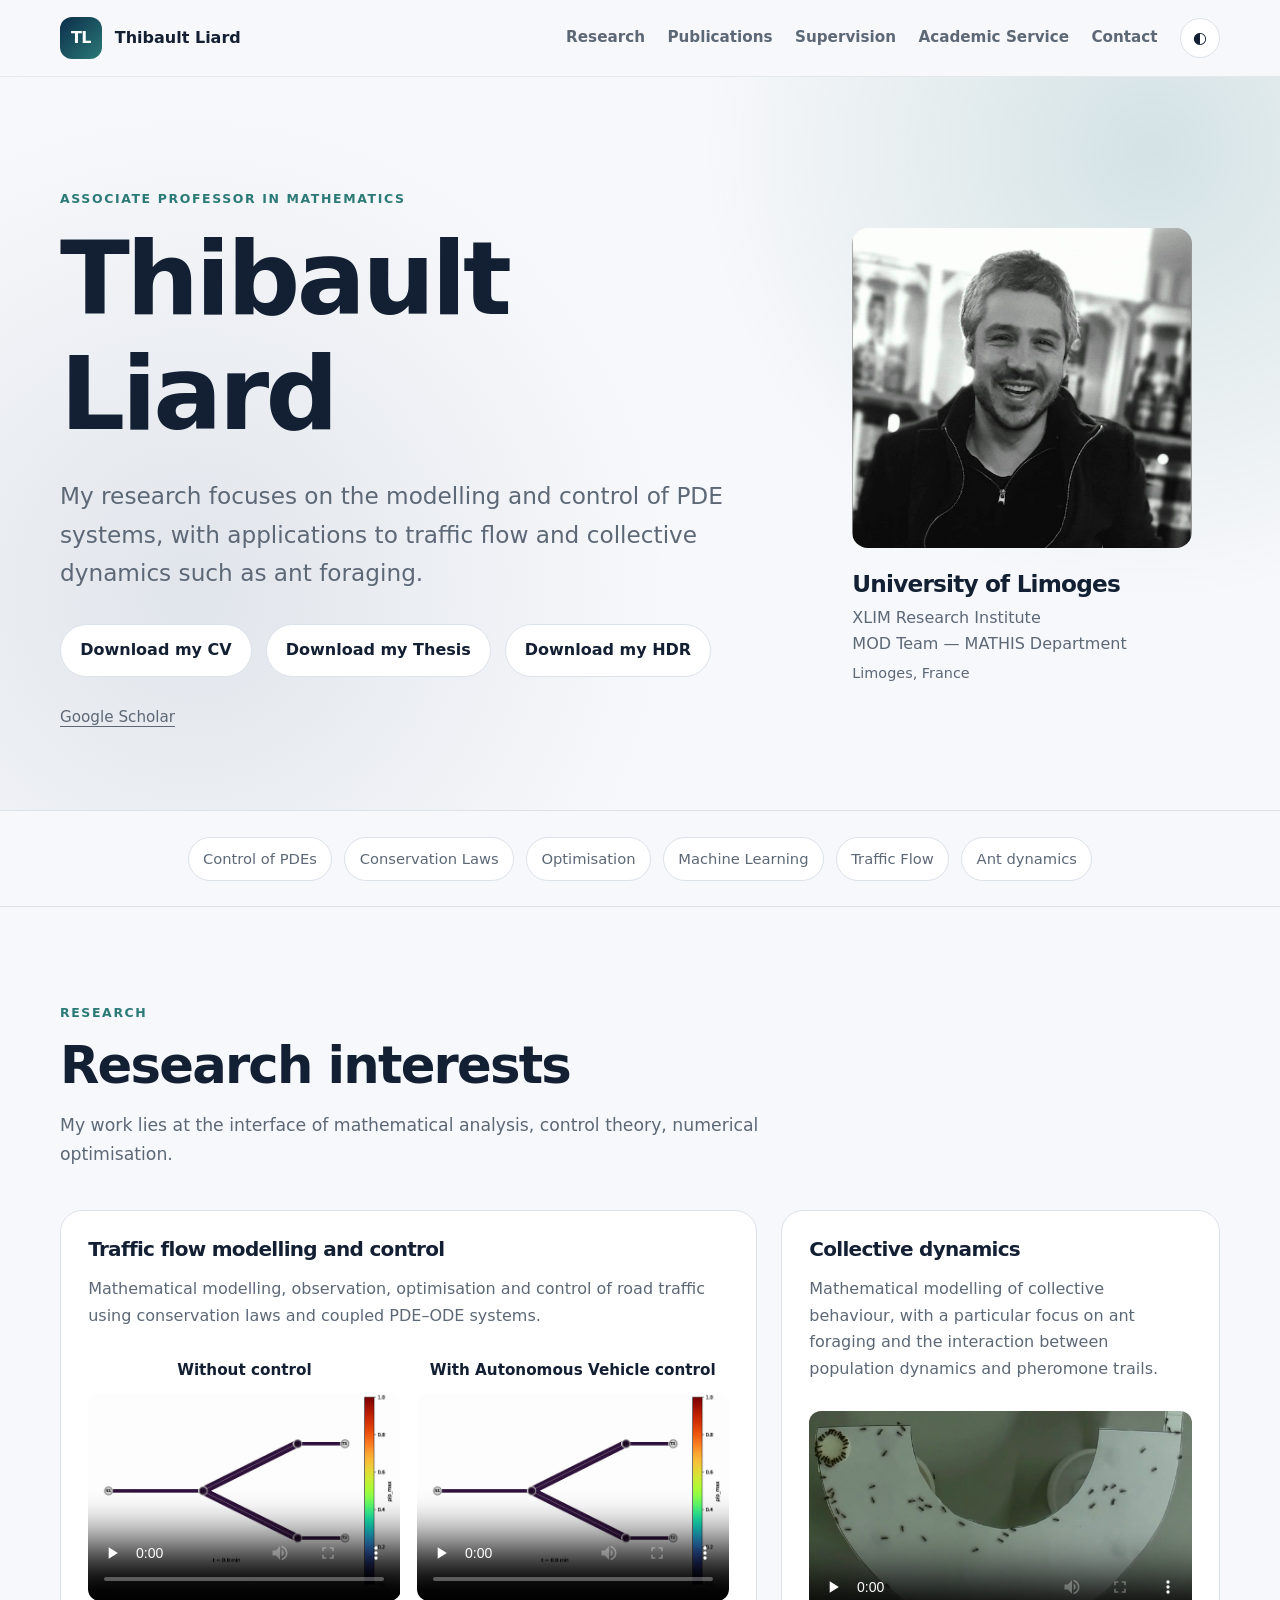
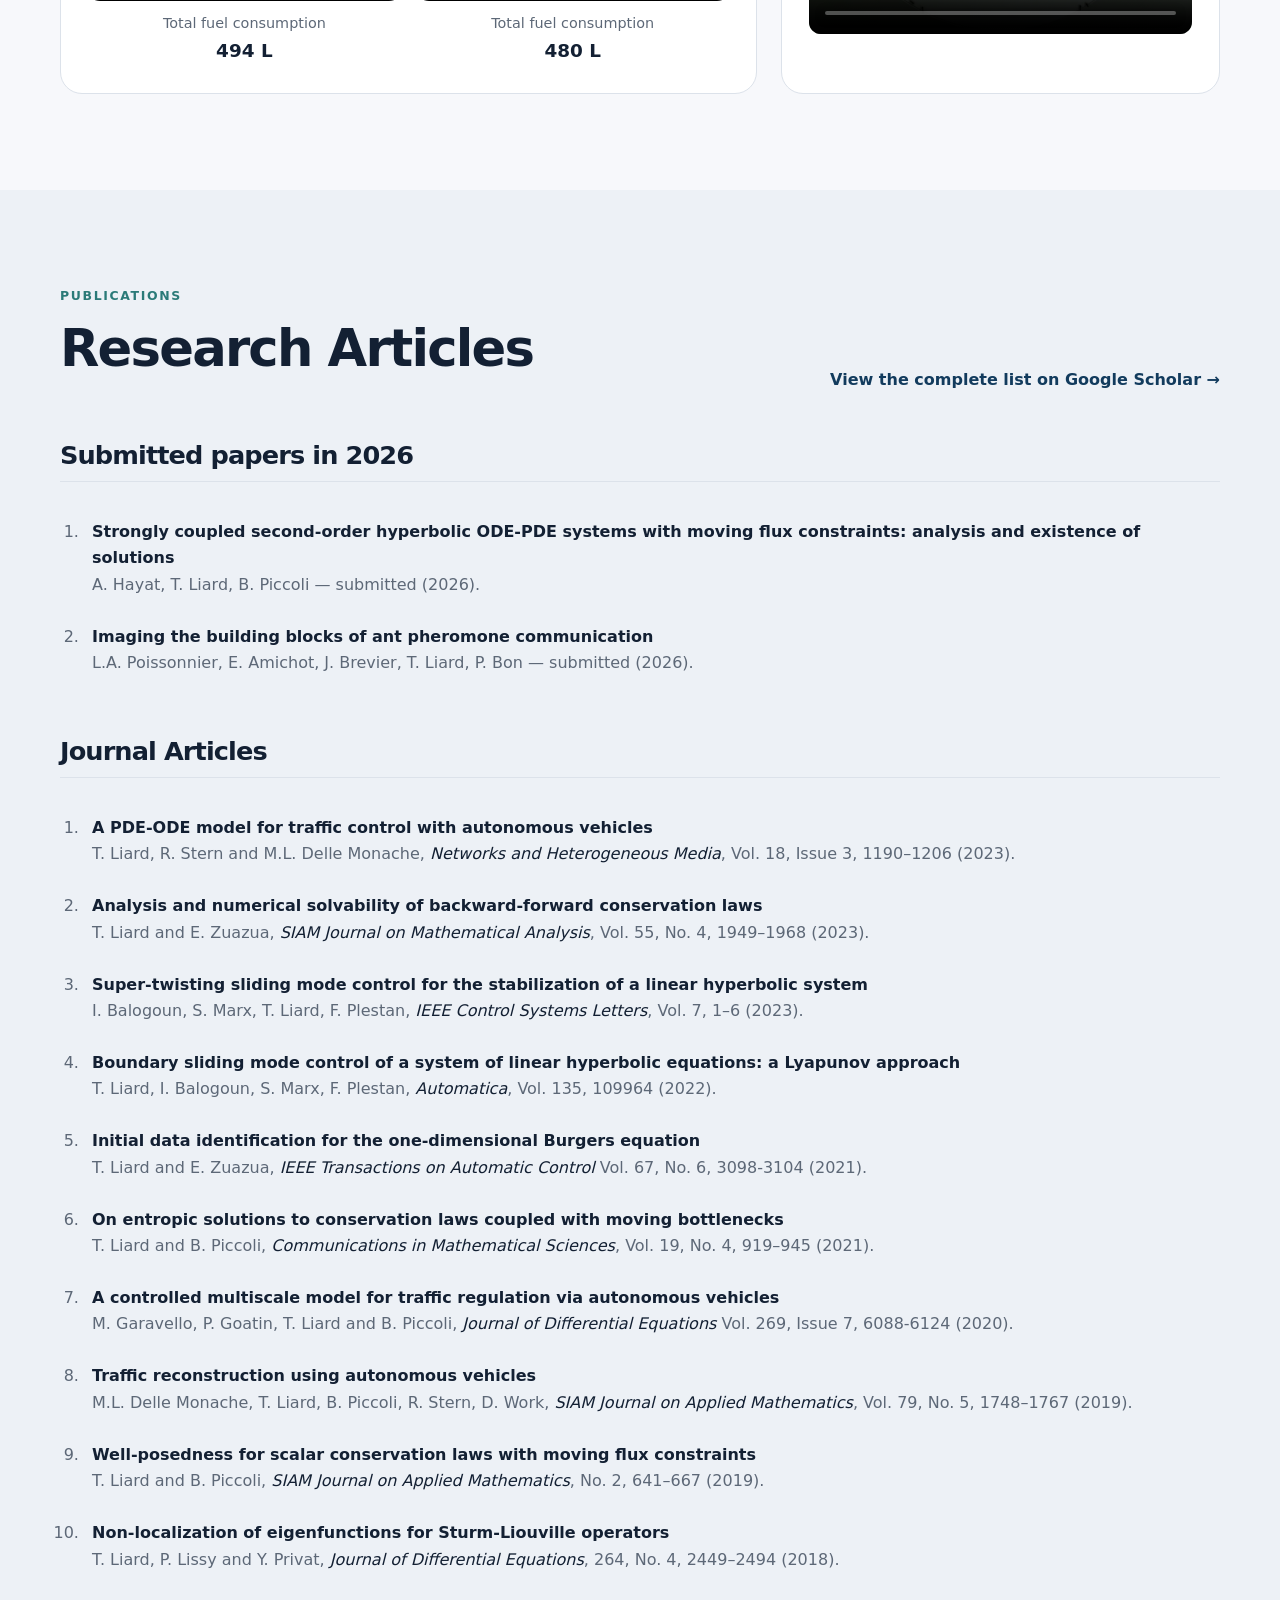
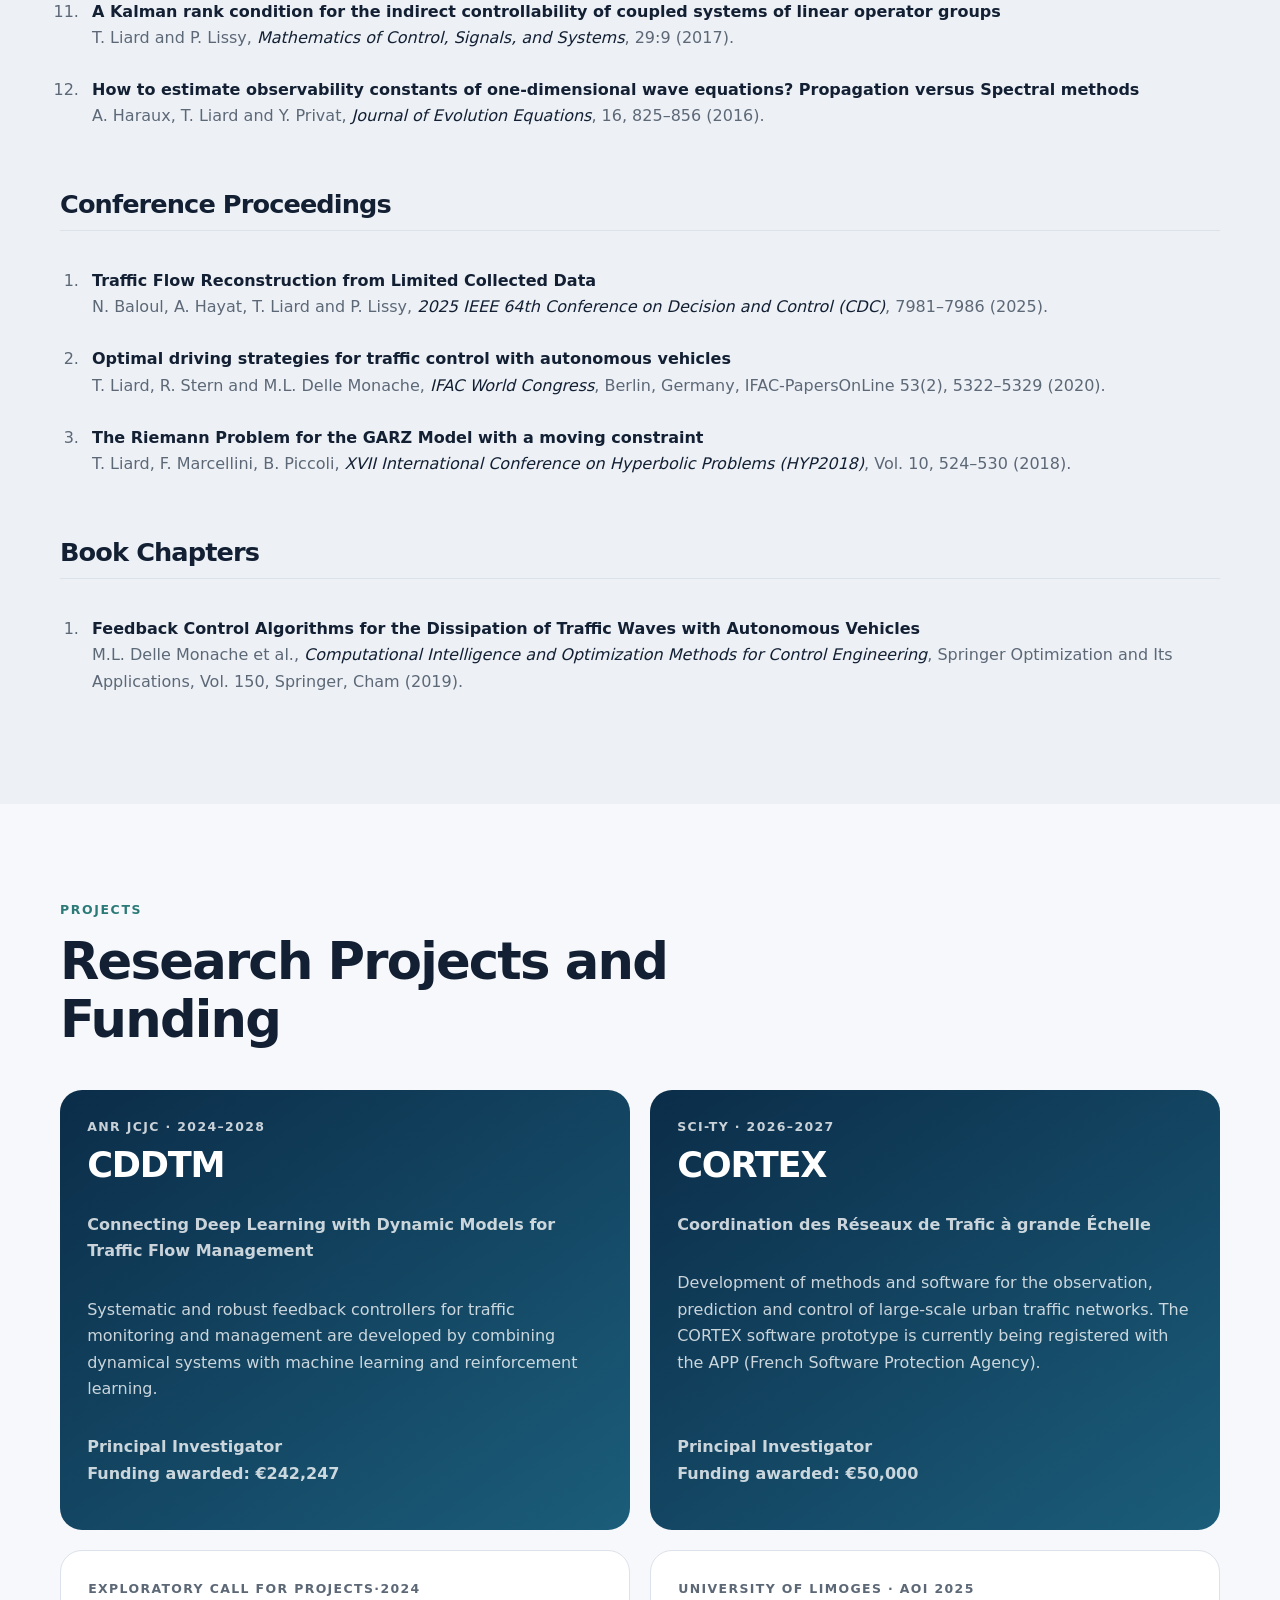
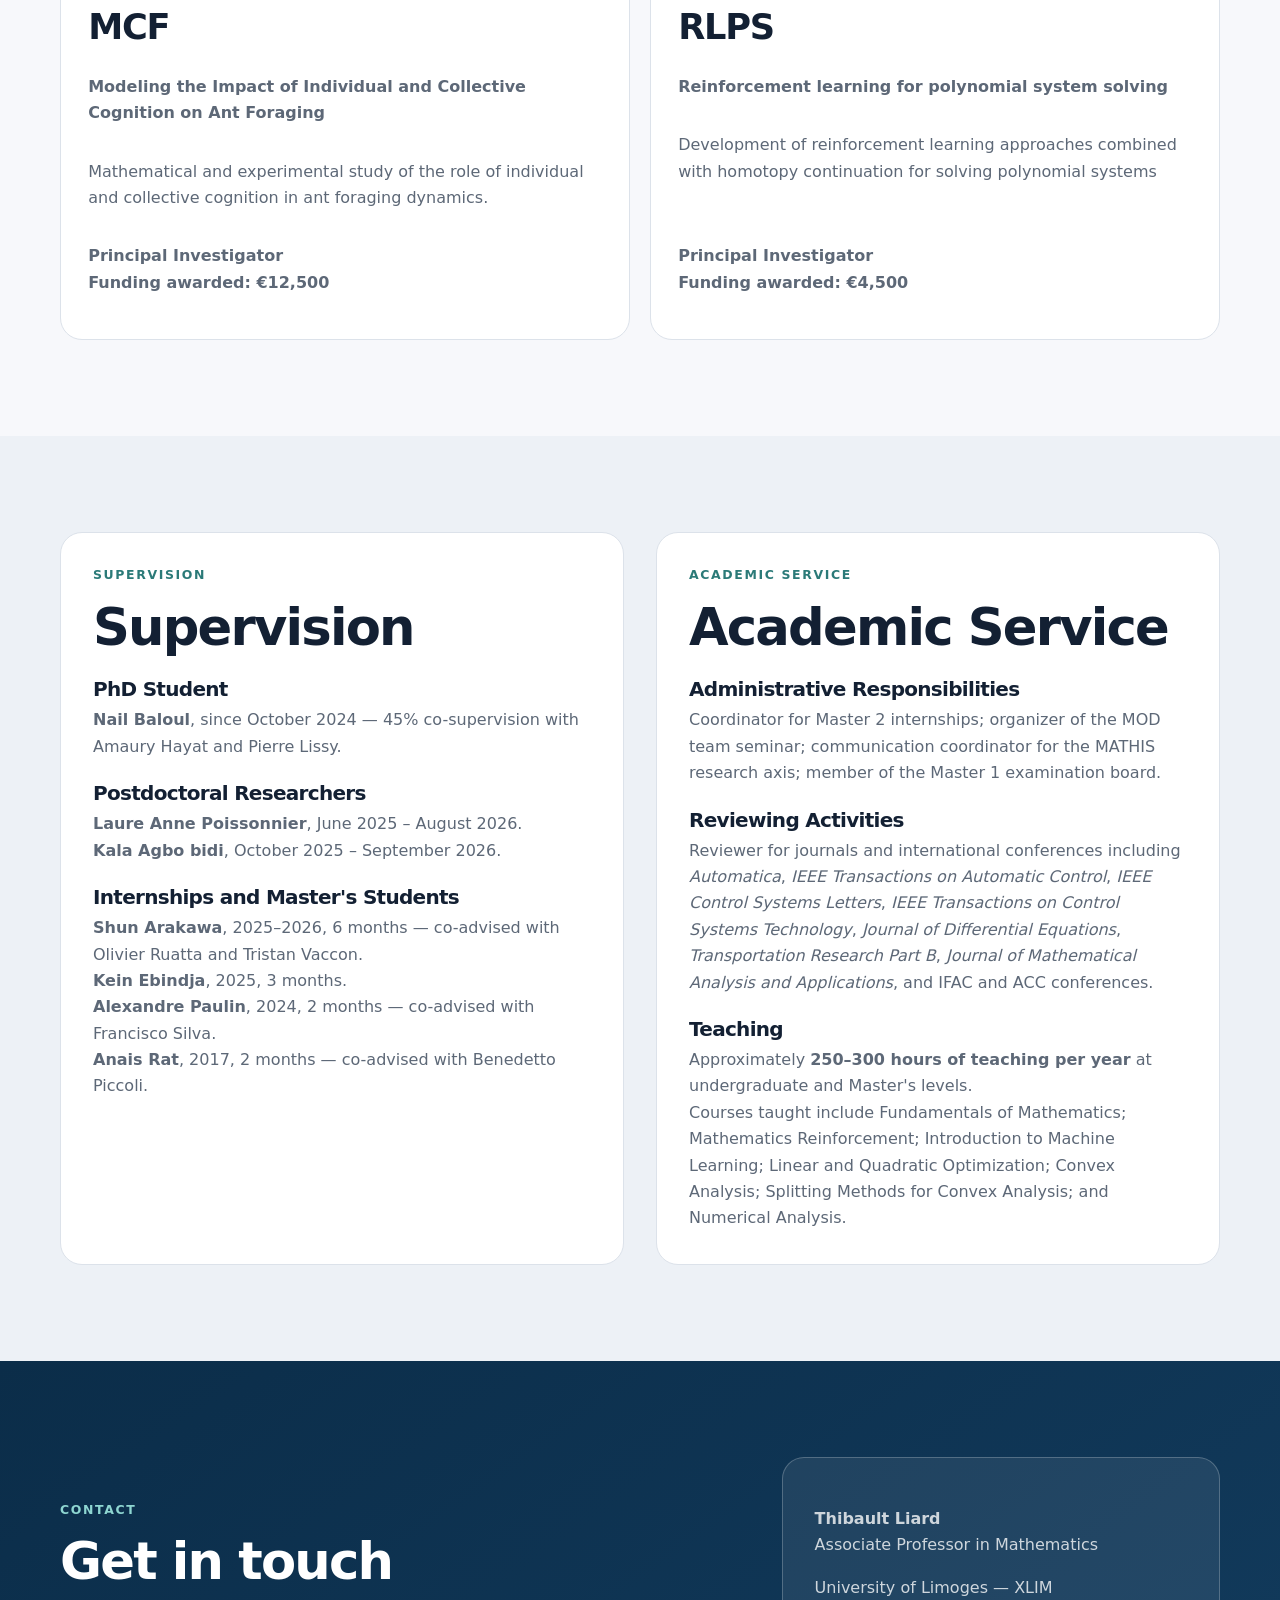
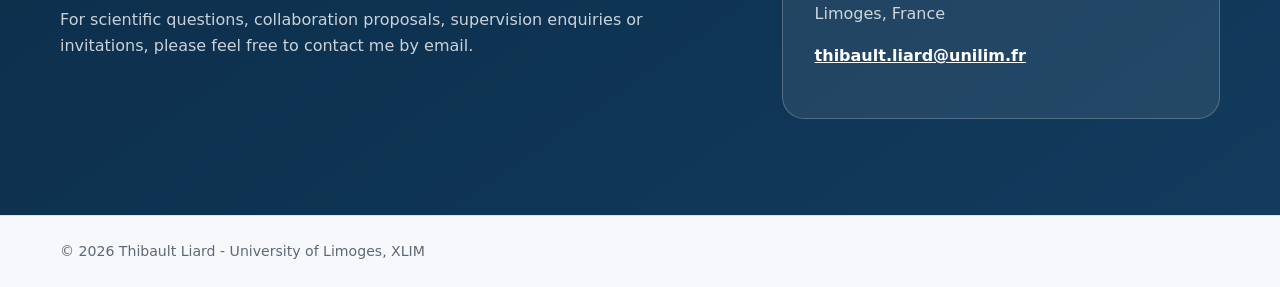
<file: index.html>
<!DOCTYPE html>
<html lang="en">
<head>
  <meta charset="utf-8">
  <meta name="viewport" content="width=device-width, initial-scale=1">
  <meta name="description" content="Professional website of Thibault Liard, Associate Professor in Mathematics at the University of Limoges and member of the XLIM research institute.">
  <title>Thibault Liard — Mathematics, Control and Traffic Flow</title>
  <link rel="stylesheet" href="styles.css">
  <script defer src="script.js"></script>
</head>
<body>
  <a class="skip-link" href="#contenu">Skip to content</a>

  <header class="site-header">
    <div class="container header-inner">
      <a class="brand" href="#accueil" aria-label="Back to the home page">
        <span class="brand-mark">TL</span>
        <span class="brand-text">Thibault Liard</span>
      </a>

      <button class="nav-toggle" type="button" aria-expanded="false" aria-controls="main-nav">
        <span class="sr-only">Open menu</span>
        <span></span><span></span><span></span>
      </button>

      <nav id="main-nav" class="main-nav" aria-label="Main navigation">
        <a href="#recherche">Research</a>
        <a href="#publications">Publications</a>
        <a href="#supervision">Supervision</a>
        <a href="#academic-service">Academic Service</a>
        <a href="#contact">Contact</a>
        <button class="theme-toggle" type="button" aria-label="Change theme">◐</button>
      </nav>
    </div>
  </header>

  <main id="contenu">
    <section id="accueil" class="hero">
      <div class="container hero-grid">
        <div class="hero-copy">
          <p class="eyebrow">Associate Professor in Mathematics</p>
          <h1>Thibault Liard</h1>
          <p class="lead">
            My research focuses on the modelling and control of PDE systems, with applications to traffic flow and collective dynamics such as ant foraging.
          </p>
          <div class="hero-actions">
            <a class="button secondary" href="CV_Liard_en.pdf">Download my CV</a>
            <a class="button secondary" href="Thesis_Liard.pdf">Download my Thesis</a>
            <a class="button secondary" href="HDR_Liard.pdf">Download my HDR</a>
          </div>
          <ul class="quick-links" aria-label="Professional profiles">
            <li><a href="https://scholar.google.com/citations?user=RPJ83CIAAAAJ&hl=fr">Google Scholar</a></li>
          </ul>
        </div>

        <div class="hero-profile">
          <img class="profile-photo"
               src="photo-thibault.png"
               alt="Thibault Liard">

          <div class="profile-info">
            <h2>University of Limoges</h2>
            <p>XLIM Research Institute<br>MOD Team — MATHIS Department</p>
            <p class="small">Limoges, France</p>
          </div>
      </div>
    </section>

    <section class="section intro-strip" aria-label="Research areas">
      <div class="container chips">
        <span>Control of PDEs</span>
        <span>Conservation Laws</span>
        <span>Optimisation</span>
        <span>Machine Learning</span>
        <span>Traffic Flow</span>
        <span>Ant dynamics</span>
      </div>
    </section>

    <section id="recherche" class="section">
      <div class="container">
        <div class="section-heading">
          <p class="eyebrow">Research</p>
          <h2>Research interests</h2>
          <p>
            My work lies at the interface of mathematical analysis, control theory,
            numerical optimisation.
          </p>
        </div>
        <div class="research-grid">

        <!-- TRAFFIC FLOW -->
        <article class="research-card">
          <h3>Traffic flow modelling and control</h3>
      
          <p>
            Mathematical modelling, observation, optimisation and control of road traffic
            using conservation laws and coupled PDE–ODE systems.
          </p>
      
          <div class="traffic-comparison">
      
            <div class="simulation">
              <h4>Without control</h4>
      
              <video controls playsinline preload="none"
                poster="frame_0001_nobn.png">
                <source src="trafic_sim_nobn.mp4" type="video/mp4">
              </video>
      
              <p class="tfc">
                Total fuel consumption<br>
                <strong>494 L</strong>
              </p>
            </div>
      
            <div class="simulation">
              <h4>With Autonomous Vehicle control</h4>
      
              <video controls playsinline preload="none"
                poster="frame_0001_bn.png">
                <source src="trafic_sim_bn.mp4" type="video/mp4">
              </video>
      
              <p class="tfc">
                Total fuel consumption<br>
                <strong>480 L</strong>
              </p>
            </div>
      
          </div>
        </article>
      
      
        <!-- ANTS -->
        <article class="research-card">
          <h3>Collective dynamics</h3>
      
          <p>
            Mathematical modelling of collective behaviour, with a particular focus
            on ant foraging and the interaction between population dynamics and
            pheromone trails.
          </p>
      
          <div class="ants-video">
            <video controls playsinline preload="none"
              poster="frame_4000_ant.png">
              <source src="ants.mp4" type="video/mp4">
            </video>
          </div>
      
        </article>
      
      </div>
 
      </div>
    </section>
    <section id="publications" class="section section-alt">
      <div class="container">
    
        <div class="section-heading split-heading">
          <div>
            <p class="eyebrow">Publications</p>
            <h2>Research Articles</h2>
          </div>
          <a class="text-link" href="https://scholar.google.com/citations?user=RPJ83CIAAAAJ&hl=fr">View the complete list on Google Scholar →</a>
        </div>
    
    
        <!-- SUBMITTED PAPERS -->
        <div class="publication-group">
          <h3 class="publication-category">Submitted papers in 2026</h3>
    
          <ol class="publication-items">
            <li>
              <strong>Strongly coupled second-order hyperbolic ODE-PDE systems with moving flux constraints: analysis and existence of solutions</strong><br>
              A. Hayat, T. Liard, B. Piccoli — submitted (2026).
            </li>
    
            <li>
              <strong>Imaging the building blocks of ant pheromone communication</strong><br>
              L.A. Poissonnier, E. Amichot, J. Brevier, T. Liard, P. Bon — submitted (2026).
            </li>
          </ol>
        </div>
    
    
        <!-- JOURNAL ARTICLES -->
        <div class="publication-group">
          <h3 class="publication-category">Journal Articles</h3>
    
          <ol class="publication-items">
    
            <li>
              <strong>A PDE-ODE model for traffic control with autonomous vehicles</strong><br>
              T. Liard, R. Stern and M.L. Delle Monache,
              <em>Networks and Heterogeneous Media</em>,
              Vol. 18, Issue 3, 1190–1206 (2023).
            </li>
    
            <li>
              <strong>Analysis and numerical solvability of backward-forward conservation laws</strong><br>
              T. Liard and E. Zuazua,
              <em>SIAM Journal on Mathematical Analysis</em>,
              Vol. 55, No. 4, 1949–1968 (2023).
            </li>
    
            <li>
              <strong>Super-twisting sliding mode control for the stabilization of a linear hyperbolic system</strong><br>
              I. Balogoun, S. Marx, T. Liard, F. Plestan,
              <em>IEEE Control Systems Letters</em>,
              Vol. 7, 1–6 (2023).
            </li>
    
            <li>
              <strong>Boundary sliding mode control of a system of linear hyperbolic equations: a Lyapunov approach</strong><br>
              T. Liard, I. Balogoun, S. Marx, F. Plestan,
              <em>Automatica</em>,
              Vol. 135, 109964 (2022).
            </li>
    
            <li>
              <strong>Initial data identification for the one-dimensional Burgers equation</strong><br>
              T. Liard and E. Zuazua,
              <em>IEEE Transactions on Automatic Control</em> 
              Vol. 67, No. 6, 3098-3104 (2021).
            </li>
    
            <li>
              <strong>On entropic solutions to conservation laws coupled with moving bottlenecks</strong><br>
              T. Liard and B. Piccoli,
              <em>Communications in Mathematical Sciences</em>,
              Vol. 19, No. 4, 919–945 (2021).
            </li>
    
            <li>
              <strong>A controlled multiscale model for traffic regulation via autonomous vehicles</strong><br>
              M. Garavello, P. Goatin, T. Liard and B. Piccoli,
              <em>Journal of Differential Equations</em> 
              Vol. 269, Issue 7, 6088-6124 (2020).
            </li>
    
            <li>
              <strong>Traffic reconstruction using autonomous vehicles</strong><br>
              M.L. Delle Monache, T. Liard, B. Piccoli, R. Stern, D. Work,
              <em>SIAM Journal on Applied Mathematics</em>,
              Vol. 79, No. 5, 1748–1767 (2019).
            </li>
    
            <li>
              <strong>Well-posedness for scalar conservation laws with moving flux constraints</strong><br>
              T. Liard and B. Piccoli,
              <em>SIAM Journal on Applied Mathematics</em>,
              No. 2, 641–667 (2019).
            </li>
    
            <li>
              <strong>Non-localization of eigenfunctions for Sturm-Liouville operators</strong><br>
              T. Liard, P. Lissy and Y. Privat,
              <em>Journal of Differential Equations</em>,
              264, No. 4, 2449–2494 (2018).
            </li>
    
            <li>
              <strong>A Kalman rank condition for the indirect controllability of coupled systems of linear operator groups</strong><br>
              T. Liard and P. Lissy,
              <em>Mathematics of Control, Signals, and Systems</em>,
              29:9 (2017).
            </li>
    
            <li>
              <strong>How to estimate observability constants of one-dimensional wave equations? Propagation versus Spectral methods</strong><br>
              A. Haraux, T. Liard and Y. Privat,
              <em>Journal of Evolution Equations</em>,
              16, 825–856 (2016).
            </li>
    
          </ol>
        </div>
    
    
        <!-- CONFERENCE PROCEEDINGS -->
        <div class="publication-group">
          <h3 class="publication-category">Conference Proceedings</h3>
    
          <ol class="publication-items">
    
            <li>
              <strong>Traffic Flow Reconstruction from Limited Collected Data</strong><br>
              N. Baloul, A. Hayat, T. Liard and P. Lissy,
              <em>2025 IEEE 64th Conference on Decision and Control (CDC)</em>,
              7981–7986 (2025).
            </li>
    
            <li>
              <strong>Optimal driving strategies for traffic control with autonomous vehicles</strong><br>
              T. Liard, R. Stern and M.L. Delle Monache,
              <em>IFAC World Congress</em>, Berlin, Germany,
              IFAC-PapersOnLine 53(2), 5322–5329 (2020).
            </li>
    
            <li>
              <strong>The Riemann Problem for the GARZ Model with a moving constraint</strong><br>
              T. Liard, F. Marcellini, B. Piccoli,
              <em>XVII International Conference on Hyperbolic Problems (HYP2018)</em>,
              Vol. 10, 524–530 (2018).
            </li>
    
          </ol>
        </div>
    
    
        <!-- BOOK CHAPTERS -->
        <div class="publication-group">
          <h3 class="publication-category">Book Chapters</h3>
    
          <ol class="publication-items">
            <li>
              <strong>Feedback Control Algorithms for the Dissipation of Traffic Waves with Autonomous Vehicles</strong><br>
              M.L. Delle Monache et al.,
              <em>Computational Intelligence and Optimization Methods for Control Engineering</em>,
              Springer Optimization and Its Applications, Vol. 150, Springer, Cham (2019).
            </li>
          </ol>
        </div>
    
      </div>
    </section>

    <section id="projets" class="section">
  <div class="container">

    <div class="section-heading">
      <p class="eyebrow">Projects</p>
      <h2>Research Projects and Funding</h2>
    </div>

    <div class="card-grid two-columns">

      <!-- CDDTM -->
      <article class="project-card featured">
        <p class="project-type">ANR JCJC · 2024–2028</p>
        <h3>CDDTM</h3>

        <p class="project-subtitle">
         Connecting Deep Learning with Dynamic Models for Traffic Flow Management
        </p>

        <p>
         Systematic and robust feedback controllers for traffic monitoring and management are developed by combining dynamical systems with machine learning and reinforcement learning. 
        </p>

        <p>
          <strong>Principal Investigator</strong><br>
          <strong>Funding awarded: €242,247</strong>
        </p>
      </article>


      <!-- CORTEX -->
      <article class="project-card featured">
        <p class="project-type">Sci-ty · 2026–2027</p>

        <h3>CORTEX</h3>

        <p class="project-subtitle">
          Coordination des Réseaux de Trafic à grande Échelle
        </p>

        <p>
          Development of methods and software for the observation, prediction
          and control of large-scale urban traffic networks.
          The CORTEX software prototype is currently being registered
          with the APP (French Software Protection Agency).
        </p>
        <p>
          <strong>Principal Investigator</strong><br>
          <strong>Funding awarded: €50,000</strong>
        </p>


      </article>


      <!-- MCF -->
      <article class="project-card">
        <p class="project-type">Exploratory Call for Projects·2024</p>

        <h3>MCF</h3>

        <p class="project-subtitle">
          Modeling the Impact of Individual and Collective Cognition on Ant Foraging
        </p>

        <p>
          Mathematical and experimental study of the role of individual
          and collective cognition in ant foraging dynamics.
        </p>

        <p>
          <strong>Principal Investigator</strong><br>
          <strong>Funding awarded: €12,500</strong>
        </p>
      </article>


      <!-- RLPS -->
      <article class="project-card">
        <p class="project-type">University of Limoges · AOI 2025</p>

        <h3>RLPS</h3>

        <p class="project-subtitle">
          Reinforcement learning for polynomial system solving
        </p>

        <p>
          Development of reinforcement learning approaches combined with homotopy continuation 
          for solving polynomial systems
        </p>

        <p>
          <strong>Principal Investigator</strong><br>
          <strong>Funding awarded: €4,500</strong>
        </p>
      </article>

    </div>
  </div>
</section>

<section id="enseignement" class="section section-alt">
  <div class="container academic-grid">

    <!-- SUPERVISION -->
    <div class="academic-block" id="supervision">
      <p class="eyebrow">Supervision</p>
      <h2>Supervision</h2>

      <div class="academic-subsection">
        <h3>PhD Student</h3>
        <p>
          <strong>Nail Baloul</strong>, since October 2024 —
          45% co-supervision with Amaury Hayat and Pierre Lissy.
        </p>
      </div>

      <div class="academic-subsection">
        <h3>Postdoctoral Researchers</h3>
        <p>
          <strong>Laure Anne Poissonnier</strong>, June 2025 – August 2026.<br>
          <strong>Kala Agbo bidi</strong>, October 2025 – September 2026.
        </p>
      </div>

      <div class="academic-subsection">
        <h3>Internships and Master's Students</h3>
        <p>
          <strong>Shun Arakawa</strong>, 2025–2026, 6 months —
          co-advised with Olivier Ruatta and Tristan Vaccon.<br>
          <strong>Kein Ebindja</strong>, 2025, 3 months.<br>
          <strong>Alexandre Paulin</strong>, 2024, 2 months —
          co-advised with Francisco Silva.<br>
          <strong>Anais Rat</strong>, 2017, 2 months —
          co-advised with Benedetto Piccoli.
        </p>
      </div>
    </div>


    <!-- ACADEMIC SERVICE -->
    <div class="academic-block" id="academic-service">
      <p class="eyebrow">Academic Service</p>
      <h2>Academic Service</h2>

      <div class="academic-subsection">
        <h3>Administrative Responsibilities</h3>
        <p>
          Coordinator for Master 2 internships; organizer of the MOD team seminar;
          communication coordinator for the MATHIS research axis;
          member of the Master 1 examination board.
        </p>
      </div>

      <div class="academic-subsection">
        <h3>Reviewing Activities</h3>
        <p>
          Reviewer for journals and international conferences including
          <em>Automatica</em>,
          <em>IEEE Transactions on Automatic Control</em>,
          <em>IEEE Control Systems Letters</em>,
          <em>IEEE Transactions on Control Systems Technology</em>,
          <em>Journal of Differential Equations</em>,
          <em>Transportation Research Part B</em>,
          <em>Journal of Mathematical Analysis and Applications</em>,
          and IFAC and ACC conferences.
        </p>
      </div>

      <div class="academic-subsection">
        <h3>Teaching</h3>
        <p>
          Approximately <strong>250–300 hours of teaching per year</strong>
          at undergraduate and Master's levels.
        </p>
        <p>
          Courses taught include Fundamentals of Mathematics; Mathematics Reinforcement;
          Introduction to Machine Learning; Linear and Quadratic Optimization;
          Convex Analysis; Splitting Methods for Convex Analysis; and Numerical Analysis.
        </p>
      </div>
    </div>

  </div>
</section>

    <section id="contact" class="section contact-section">
      <div class="container contact-grid">
        <div>
          <p class="eyebrow">Contact</p>
          <h2>Get in touch</h2>
          <p>
            For scientific questions, collaboration proposals, supervision
            enquiries or invitations, please feel free to contact me by email.
          </p>
        </div>
        <div class="contact-card">
          <p><strong>Thibault Liard</strong><br>Associate Professor in Mathematics</p>
          <p>University of Limoges — XLIM<br>Limoges, France</p>
          <p><a href="mailto:your-email@unilim.fr">thibault.liard@unilim.fr</a></p>
        </div>
      </div>
    </section>
  </main>

  <footer class="site-footer">
    <div class="container footer-inner">
      <p>© <span id="year"></span> Thibault Liard - University of Limoges, XLIM</p>
    </div>
  </footer>
</body>
</html>
</file>
<file: styles.css>
:root {
  --bg: #f7f8fb;
  --surface: #ffffff;
  --surface-alt: #edf1f6;
  --text: #132033;
  --muted: #5d6877;
  --line: #dce2ea;
  --primary: #123b5d;
  --primary-strong: #0b2d49;
  --accent: #2b7a78;
  --shadow: 0 20px 60px rgba(19, 32, 51, 0.10);
  --radius: 22px;
  --container: 1160px;
}

html[data-theme="dark"] {
  --bg: #0c1420;
  --surface: #121e2d;
  --surface-alt: #162435;
  --text: #edf3f8;
  --muted: #a8b5c4;
  --line: #29394c;
  --primary: #78b7dd;
  --primary-strong: #9ccbe7;
  --accent: #77c7c1;
  --shadow: 0 20px 60px rgba(0, 0, 0, 0.25);
}

* { box-sizing: border-box; }
html { scroll-behavior: smooth; }
body {
  margin: 0;
  font-family: Inter, ui-sans-serif, system-ui, -apple-system, BlinkMacSystemFont, "Segoe UI", sans-serif;
  background: var(--bg);
  color: var(--text);
  line-height: 1.65;
}

a { color: inherit; }
img { max-width: 100%; }
button, input, textarea, select { font: inherit; }

.container {
  width: min(calc(100% - 2rem), var(--container));
  margin-inline: auto;
}

.skip-link {
  position: fixed;
  left: 1rem;
  top: -5rem;
  z-index: 999;
  padding: .75rem 1rem;
  background: var(--surface);
  border-radius: .5rem;
}
.skip-link:focus { top: 1rem; }

.sr-only {
  position: absolute;
  width: 1px;
  height: 1px;
  padding: 0;
  margin: -1px;
  overflow: hidden;
  clip: rect(0, 0, 0, 0);
  white-space: nowrap;
  border: 0;
}

.site-header {
  position: sticky;
  top: 0;
  z-index: 50;
  background: color-mix(in srgb, var(--bg) 88%, transparent);
  backdrop-filter: blur(18px);
  border-bottom: 1px solid color-mix(in srgb, var(--line) 70%, transparent);
}

.header-inner {
  min-height: 76px;
  display: flex;
  align-items: center;
  justify-content: space-between;
  gap: 2rem;
}

.brand {
  display: inline-flex;
  align-items: center;
  gap: .8rem;
  text-decoration: none;
  font-weight: 750;
}

.brand-mark {
  display: grid;
  place-items: center;
  width: 42px;
  height: 42px;
  border-radius: 12px;
  color: white;
  background: linear-gradient(135deg, var(--primary-strong), var(--accent));
  letter-spacing: -.04em;
}

.main-nav {
  display: flex;
  align-items: center;
  gap: 1.4rem;
}

.main-nav a {
  text-decoration: none;
  font-size: .95rem;
  font-weight: 650;
  color: var(--muted);
}
.main-nav a:hover, .main-nav a:focus { color: var(--primary); }

.theme-toggle, .nav-toggle {
  border: 1px solid var(--line);
  background: var(--surface);
  color: var(--text);
  cursor: pointer;
}

.theme-toggle {
  width: 40px;
  height: 40px;
  border-radius: 50%;
}

.nav-toggle {
  display: none;
  width: 44px;
  height: 44px;
  border-radius: 12px;
  align-items: center;
  justify-content: center;
  flex-direction: column;
  gap: 4px;
}
.nav-toggle span:not(.sr-only) {
  display: block;
  width: 20px;
  height: 2px;
  background: currentColor;
}

.hero {
  padding: 7rem 0 5rem;
  overflow: hidden;
  background:
    radial-gradient(circle at 90% 10%, color-mix(in srgb, var(--accent) 17%, transparent), transparent 28rem),
    radial-gradient(circle at 15% 70%, color-mix(in srgb, var(--primary) 10%, transparent), transparent 30rem);
}

.hero-grid {
  display: grid;
  grid-template-columns: minmax(0, 1.55fr) minmax(280px, .8fr);
  gap: 5rem;
  align-items: center;
}

.eyebrow {
  margin: 0 0 .8rem;
  color: var(--accent);
  text-transform: uppercase;
  letter-spacing: .13em;
  font-size: .78rem;
  font-weight: 800;
}

h1, h2, h3 {
  line-height: 1.12;
  letter-spacing: -.035em;
}
h1 {
  margin: 0;
  max-width: 850px;
  font-size: clamp(3rem, 8vw, 6.8rem);
}
h2 {
  margin: 0 0 1rem;
  font-size: clamp(2rem, 4vw, 3.5rem);
}
h3 {
  margin: 0 0 .7rem;
  font-size: 1.25rem;
}

.lead {
  max-width: 760px;
  margin: 1.6rem 0 0;
  font-size: clamp(1.15rem, 2vw, 1.45rem);
  color: var(--muted);
}

.hero-actions {
  display: flex;
  flex-wrap: wrap;
  gap: .85rem;
  margin-top: 2rem;
}

.button {
  display: inline-flex;
  align-items: center;
  justify-content: center;
  min-height: 48px;
  padding: .75rem 1.2rem;
  border-radius: 999px;
  font-weight: 750;
  text-decoration: none;
  border: 1px solid transparent;
}
.button.primary { background: var(--primary); color: var(--bg); }
html:not([data-theme="dark"]) .button.primary { color: #fff; }
.button.primary:hover { background: var(--primary-strong); }
.button.secondary { background: var(--surface); border-color: var(--line); }
.button.secondary:hover { border-color: var(--primary); }

.quick-links {
  display: flex;
  flex-wrap: wrap;
  gap: 1.3rem;
  list-style: none;
  margin: 1.7rem 0 0;
  padding: 0;
}
.quick-links a {
  color: var(--muted);
  text-underline-offset: .25rem;
  font-size: .95rem;
}
.hero-profile {
  max-width: 340px;
}

.profile-photo {
  width: 100%;
  height: 320px;
  object-fit: cover;
  object-position: center;
  border-radius: 16px;
  display: block;
}

.profile-info {
  margin-top: 1.4rem;
}

.profile-info h2 {
  margin-bottom: .5rem;
  font-size: 1.45rem;
}

.profile-info p {
  margin: .3rem 0;
  color: var(--muted);
}

.profile-info .small {
  font-size: .9rem;
}

.section { padding: 6rem 0; }
.section-alt { background: var(--surface-alt); }
.intro-strip { padding: 1.6rem 0; border-block: 1px solid var(--line); }

.chips {
  display: flex;
  flex-wrap: wrap;
  justify-content: center;
  gap: .75rem;
}
.chips span {
  padding: .55rem .9rem;
  background: var(--surface);
  border: 1px solid var(--line);
  border-radius: 999px;
  color: var(--muted);
  font-size: .92rem;
}

.section-heading {
  max-width: 760px;
  margin-bottom: 2.6rem;
}
.section-heading > p:not(.eyebrow) { color: var(--muted); font-size: 1.08rem; }
.split-heading {
  max-width: none;
  display: flex;
  align-items: end;
  justify-content: space-between;
  gap: 2rem;
}
.text-link { color: var(--primary); font-weight: 750; text-decoration: none; }
.text-link:hover { text-decoration: underline; }

.card-grid {
  display: grid;
  gap: 1.25rem;
}
.three-columns { grid-template-columns: repeat(3, 1fr); }
.two-columns { grid-template-columns: repeat(2, 1fr); }

.card, .project-card, .news-card {
  padding: 1.7rem;
  background: var(--surface);
  border: 1px solid var(--line);
  border-radius: var(--radius);
}
.card p, .project-card p, .news-card p { color: var(--muted); }
.card-number {
  display: inline-block;
  margin-bottom: 2.5rem;
  color: var(--accent);
  font-weight: 800;
  font-size: .85rem;
}

.publication-list { border-top: 1px solid var(--line); }
.publication {
  display: grid;
  grid-template-columns: 100px 1fr;
  gap: 1.5rem;
  padding: 2rem 0;
  border-bottom: 1px solid var(--line);
}
.publication p { margin: .35rem 0 0; color: var(--muted); }
.pub-year { color: var(--accent); font-size: 1.15rem; font-weight: 800; }
.pub-meta { font-size: .92rem; }

.project-card {
  min-height: 340px;
  padding: 1.7rem;
  background: var(--surface);
  border: 1px solid var(--line);
  border-radius: var(--radius);

  display: grid;
  grid-template-rows: auto auto auto 1fr auto;
  align-content: start;
}
.project-card.featured {
  color: white;
  background: linear-gradient(145deg, var(--primary-strong), #1b5d7a);
  border: none;
}
.project-card.featured p { color: rgba(255,255,255,.78); }
.project-type {
  margin: 0 0 .5rem;
  text-transform: uppercase;
  font-size: .78rem;
  letter-spacing: .11em;
  font-weight: 800;
}
.project-card h3 { font-size: 2.2rem; }
.project-subtitle { font-weight: 700; }

.teaching-grid {
  display: grid;
  grid-template-columns: minmax(0, .8fr) minmax(0, 1.2fr);
  gap: 5rem;
}
.timeline { border-left: 1px solid var(--line); padding-left: 2rem; }
.timeline article { position: relative; padding: 0 0 2.3rem; }
.timeline article:last-child { padding-bottom: 0; }
.timeline-dot {
  position: absolute;
  left: calc(-2rem - 7px);
  top: .4rem;
  width: 13px;
  height: 13px;
  border-radius: 50%;
  background: var(--accent);
  box-shadow: 0 0 0 5px var(--surface-alt);
}
.timeline-label { margin: 0 0 .35rem; color: var(--accent); font-weight: 800; font-size: .8rem; text-transform: uppercase; letter-spacing: .11em; }
.timeline p:last-child { color: var(--muted); }

.news-grid { display: grid; grid-template-columns: repeat(3, 1fr); gap: 1.25rem; }
.news-card time { color: var(--accent); font-size: .85rem; font-weight: 800; }
.news-card h3 { margin-top: 1.2rem; }

.contact-section {
  background: linear-gradient(145deg, var(--primary-strong), #123b5d);
  color: white;
}
.contact-grid {
  display: grid;
  grid-template-columns: 1.2fr .8fr;
  gap: 4rem;
  align-items: center;
}
.contact-section .eyebrow { color: #8ed6d1; }
.contact-section p { color: rgba(255,255,255,.78); }
.contact-card {
  padding: 2rem;
  border: 1px solid rgba(255,255,255,.22);
  border-radius: var(--radius);
  background: rgba(255,255,255,.08);
}
.contact-card a { color: white; font-weight: 750; }

.site-footer { padding: 1.5rem 0; border-top: 1px solid var(--line); }
.footer-inner { display: flex; justify-content: space-between; gap: 1rem; color: var(--muted); font-size: .88rem; }
.footer-inner p { margin: 0; }

:focus-visible { outline: 3px solid color-mix(in srgb, var(--accent) 70%, white); outline-offset: 3px; }

@media (max-width: 900px) {
  .hero { padding-top: 5rem; }
  .hero-grid, .teaching-grid, .contact-grid { grid-template-columns: 1fr; gap: 3rem; }
  .hero-grid { max-width: 760px; }
  .profile-card { max-width: 460px; }
  .three-columns, .news-grid { grid-template-columns: 1fr; }
  .two-columns { grid-template-columns: 1fr; }
  .split-heading { align-items: flex-start; flex-direction: column; }
  .research-grid {
  grid-template-columns: 1fr;}
  .nav-toggle { display: flex; }
  .main-nav {
    position: absolute;
    inset: 76px 1rem auto 1rem;
    display: none;
    flex-direction: column;
    align-items: stretch;
    padding: 1rem;
    background: var(--surface);
    border: 1px solid var(--line);
    border-radius: 16px;
    box-shadow: var(--shadow);
  }
  .main-nav.open { display: flex; }
  .main-nav a { padding: .5rem; }
  .theme-toggle { align-self: flex-start; }
}

.research-grid {
  display: grid;
  grid-template-columns: 1.35fr .85fr;
  gap: 1.5rem;
}

.research-card {
  padding: 1.7rem;
  background: var(--surface);
  border: 1px solid var(--line);
  border-radius: var(--radius);
}

.research-card > p {
  color: var(--muted);
}

.traffic-comparison {
  display: grid;
  grid-template-columns: 1fr 1fr;
  gap: 1rem;
  margin-top: 1.8rem;
}

.simulation h4 {
  margin: 0 0 .6rem;
  text-align: center;
  font-size: .95rem;
}

.simulation video,
.ants-video video {
  width: 100%;
  display: block;
  border-radius: 12px;
}

.tfc {
  margin: .7rem 0 0;
  text-align: center;
  color: var(--muted);
  font-size: .9rem;
}

.tfc strong {
  color: var(--text);
  font-size: 1.15rem;
}

.ants-video {
  margin-top: 1.8rem;
}

@media (max-width: 620px) {
  .section { padding: 4.2rem 0; }
  .hero { padding: 4.5rem 0 3.5rem; }
  .brand-text { display: none; }
  .publication { grid-template-columns: 1fr; gap: .5rem; }
  .footer-inner { flex-direction: column; }

  .traffic-comparison {
    grid-template-columns: 1fr;
  }
}
.publication-group {
  margin-top: 3rem;
}

.publication-category {
  margin-bottom: 1.5rem;
  padding-bottom: .7rem;
  border-bottom: 1px solid var(--line);
  font-size: 1.6rem;
}

.publication-items {
  margin: 0;
  padding-left: 1.5rem;
}

.publication-items li {
  padding: .8rem 0 .8rem .5rem;
  color: var(--muted);
}

.publication-items strong {
  color: var(--text);
  font-weight: 700;
}

.publication-items em {
  color: var(--text);
}
.academic-grid {
  display: grid;
  grid-template-columns: 1fr 1fr;
  gap: 2rem;
}

.academic-block {
  padding: 2rem;
  background: var(--surface);
  border: 1px solid var(--line);
  border-radius: var(--radius);
}

.academic-subsection {
  margin-top: 1.4rem;
}

.academic-subsection h3 {
  margin-bottom: .4rem;
}

.academic-subsection p {
  margin: 0;
  color: var(--muted);
}

@media (max-width: 900px) {
  .academic-grid {
    grid-template-columns: 1fr;
  }
}
@media (prefers-reduced-motion: reduce) {
  html { scroll-behavior: auto; }
  *, *::before, *::after {
    animation-duration: .01ms !important;
    transition-duration: .01ms !important;
  }
}
</file>
